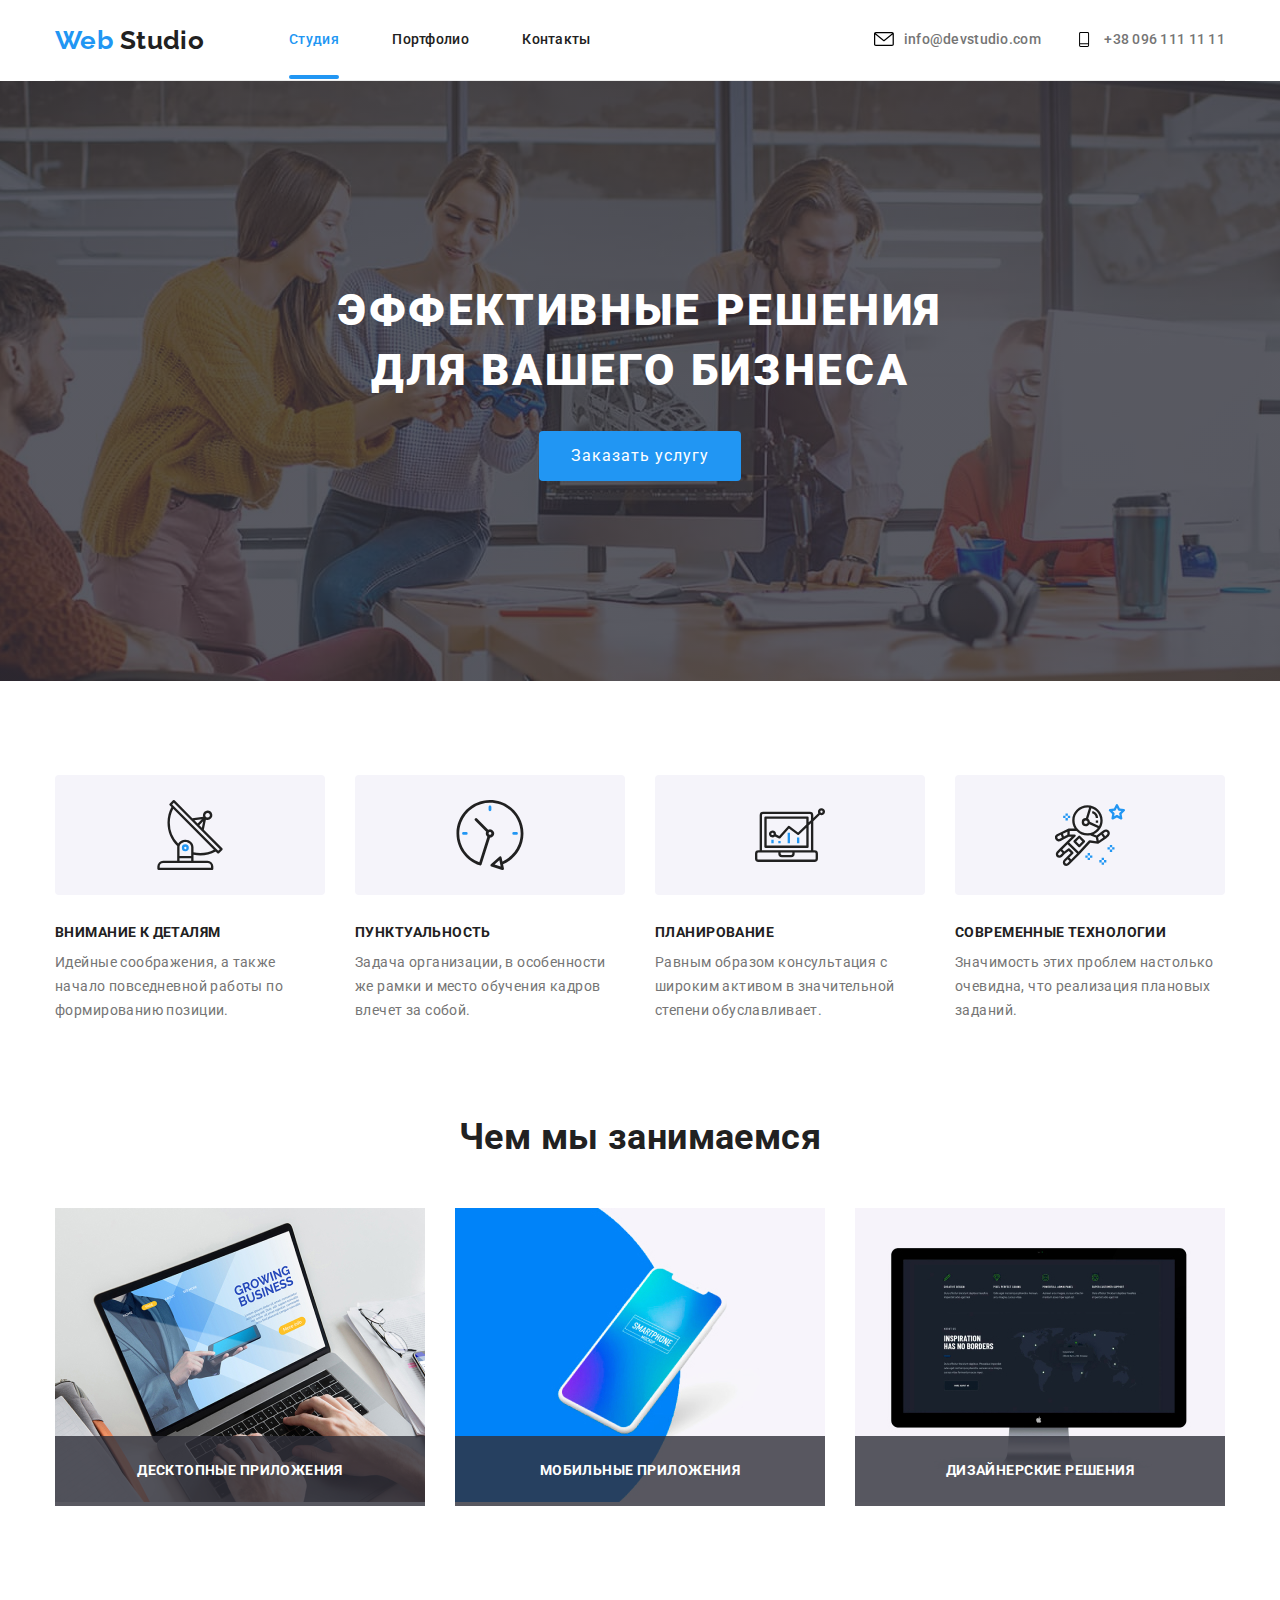
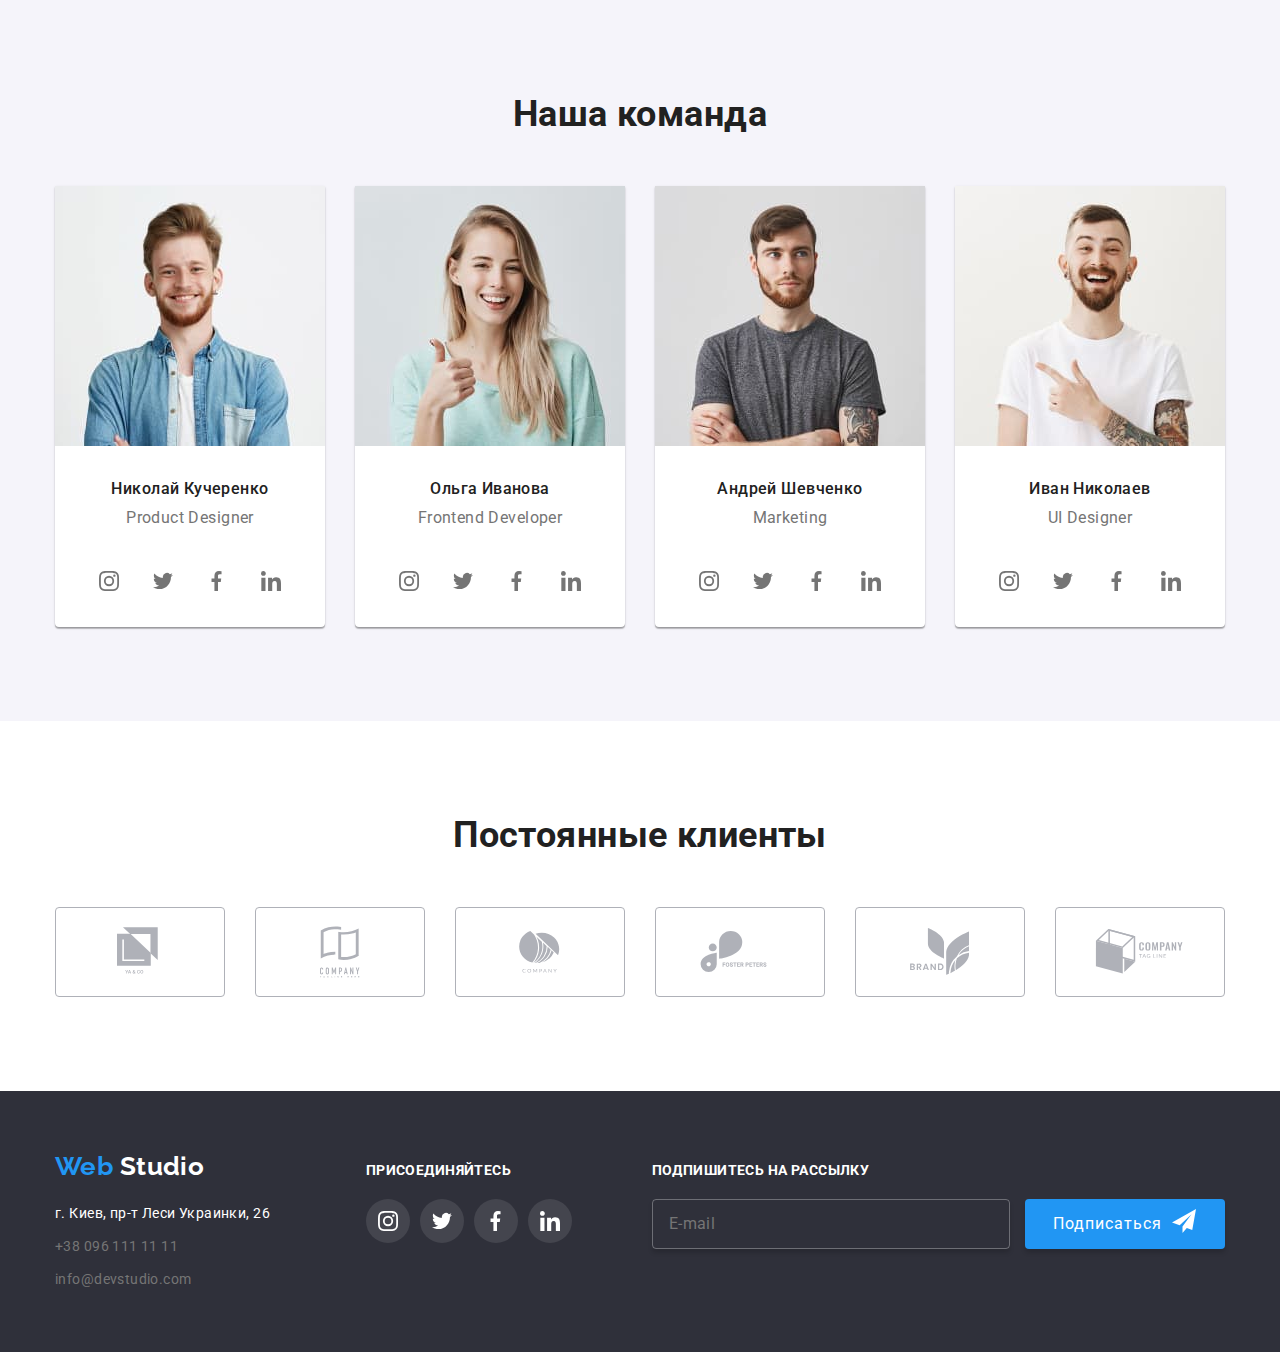
<file: index.html>
<!DOCTYPE html>
<html lang="en">
	<head>
		<meta charset="UTF-8" />
		<meta name="viewport" content="width=device-width, initial-scale=1.0" />
		<title>Web Studio</title>
		<link
			href="https://fonts.googleapis.com/css2?family=Raleway:wght@700&family=Roboto:wght@400;500;700;900&display=swap"
			rel="stylesheet"
		/>
		<link
			rel="stylesheet"
			href="https://cdnjs.cloudflare.com/ajax/libs/modern-normalize/0.6.0/modern-normalize.min.css"
		/>
		<link rel="stylesheet" href="./css/styles.css" />
	</head>
	<body>
		<!-- Шапка сайта -->
		<header class="header">
			<div class="container">
				<div class="header-navigation">
					<nav class="navigation">
						<a class="logo" href="./index.html">
							<span class="logo-subject">Web</span>
							Studio
						</a>

						<ul class="header-menu">
							<li class="menu-list">
								<a class="menu-list-link current" href="./index.html">Студия</a>
							</li>
							<li class="menu-list">
								<a class="menu-list-link" href="./portfolio.html">Портфолио</a>
							</li>
							<li class="menu-list">
								<a class="menu-list-link" href="#">Контакты</a>
							</li>
						</ul>
					</nav>

					<ul class="header-contact">
						<li class="header-contact-address">
							<a class="contact-address" href="mailto:info@devstudio.com">
								<svg class="icon-address-header">
									<use href="./images/sprite.svg#icon-envelope"></use>
								</svg>
								info@devstudio.com
							</a>
						</li>
						<li class="header-contact-address">
							<a class="contact-address" href="tel:+380961111111">
								<svg class="icon-address-header">
									<use href="./images/sprite.svg#icon-phone"></use>
								</svg>
								+38 096 111 11 11
							</a>
						</li>
					</ul>
				</div>
			</div>
		</header>
		<!-- Герой -->
		<main>
			<section class="hero">
				<div class="container">
					<h1 class="hero-title">
						Эффективные решения
						<br />
						для вашего бизнеса
					</h1>

					<button class="hero-button" data-modal-open>Заказать услугу</button>
				</div>
			</section>
			<!-- Преимущества компании -->
			<section class="section-benefits">
				<div class="container">
					<h2 class="section-title visually-hidden">Преимущества</h2>
					<ul class="benefits-list">
						<li class="benefits-list-item">
							<div class="benefits-icon-box">
								<svg class="icon-benefits">
									<use href="./images/sprite.svg#icon-antenna"></use>
								</svg>
							</div>
							<h3 class="title">внимание к деталям</h3>
							<p class="benefits-text">
								Идейные соображения, а также начало повседневной работы по формированию позиции.
							</p>
						</li>
						<li class="benefits-list-item">
							<div class="benefits-icon-box">
								<svg class="icon-benefits">
									<use href="./images/sprite.svg#icon-clock"></use>
								</svg>
							</div>
							<h3 class="title">пунктуальность</h3>
							<p class="benefits-text">
								Задача организации, в особенности же рамки и место обучения кадров влечет за собой.
							</p>
						</li>
						<li class="benefits-list-item">
							<div class="benefits-icon-box">
								<svg class="icon-benefits">
									<use href="./images/sprite.svg#icon-diagram"></use>
								</svg>
							</div>
							<h3 class="title">планирование</h3>
							<p class="benefits-text">
								Равным образом консультация с широким активом в значительной степени обуславливает.
							</p>
						</li>
						<li class="benefits-list-item">
							<div class="benefits-icon-box">
								<svg class="icon-benefits">
									<use href="./images/sprite.svg#icon-astronaut"></use>
								</svg>
							</div>
							<h3 class="title">современные технологии</h3>
							<p class="benefits-text">Значимость этих проблем настолько очевидна, что реализация плановых заданий.</p>
						</li>
					</ul>
				</div>
			</section>
			<!-- Сфера услуг -->
			<section class="section-services">
				<div class="container">
					<h2 class="section-title services-title">Чем мы занимаемся</h2>
					<ul class="services-list">
						<li class="services-list-item">
							<img class="services-image" src="./images/desktop.jpg" alt="Десктопные приложения" />
							<h3 class="services-list-title">ДЕСКТОПНЫЕ ПРИЛОЖЕНИЯ</h3>
						</li>
						<li class="services-list-item">
							<img class="services-image" src="./images/mobile.jpg" alt="Мобильные приложения" />
							<h3 class="services-list-title">МОБИЛЬНЫЕ ПРИЛОЖЕНИЯ</h3>
						</li>
						<li class="services-list-item">
							<img class="services-image" src="./images/computer.jpg" alt="Дизайнерские решения" />
							<h3 class="services-list-title">ДИЗАЙНЕРСКИЕ РЕШЕНИЯ</h3>
						</li>
					</ul>
				</div>
			</section>
			<!-- Команда -->
			<section class="section-team">
				<div class="container">
					<h2 class="section-title team-title">Наша команда</h2>
					<ul class="team-list">
						<li class="team-list-item">
							<img class="team-list-image" src="./images/Nikolay_Kucherenko.jpg" alt="Nikolay Kucherenko" />
							<h3 class="team-list-title">Николай Кучеренко</h3>
							<p class="team-list-text">Product Designer</p>
							<ul class="team-list-socials">
								<li class="socials-item">
									<a class="socials-item-link" href="#">
										<svg class="icon-socials-team">
											<use href="./images/sprite.svg#icon-instagram-2"></use>
										</svg>
									</a>
								</li>
								<li class="socials-item">
									<a class="socials-item-link" href="#">
										<svg class="icon-socials-team">
											<use href="./images/sprite.svg#icon-twitter-2"></use>
										</svg>
									</a>
								</li>
								<li class="socials-item">
									<a class="socials-item-link" href="#">
										<svg class="icon-socials-team">
											<use href="./images/sprite.svg#icon-Facebook-2"></use>
										</svg>
									</a>
								</li>
								<li class="socials-item">
									<a class="socials-item-link" href="#">
										<svg class="icon-socials-team">
											<use href="./images/sprite.svg#icon-linkedin-2"></use>
										</svg>
									</a>
								</li>
							</ul>
						</li>
						<li class="team-list-item">
							<img class="team-list-image" src="./images/Olga_Ivanova.jpg" alt="Olga Ivanova" />
							<h3 class="team-list-title">Ольга Иванова</h3>
							<p class="team-list-text">Frontend Developer</p>
							<ul class="team-list-socials">
								<li class="socials-item">
									<a class="socials-item-link" href="#">
										<svg class="icon-socials-team">
											<use href="./images/sprite.svg#icon-instagram-2"></use>
										</svg>
									</a>
								</li>
								<li class="socials-item">
									<a class="socials-item-link" href="#">
										<svg class="icon-socials-team">
											<use href="./images/sprite.svg#icon-twitter-2"></use>
										</svg>
									</a>
								</li>
								<li class="socials-item">
									<a class="socials-item-link" href="#">
										<svg class="icon-socials-team">
											<use href="./images/sprite.svg#icon-Facebook-2"></use>
										</svg>
									</a>
								</li>
								<li class="socials-item">
									<a class="socials-item-link" href="#">
										<svg class="icon-socials-team">
											<use href="./images/sprite.svg#icon-linkedin-2"></use>
										</svg>
									</a>
								</li>
							</ul>
						</li>
						<li class="team-list-item">
							<img class="team-list-image" src="./images/Andrey_Shevchenko.jpg" alt="Andrey Shevchenko" />
							<h3 class="team-list-title">Андрей Шевченко</h3>
							<p class="team-list-text">Marketing</p>
							<ul class="team-list-socials">
								<li class="socials-item">
									<a class="socials-item-link" href="#">
										<svg class="icon-socials-team">
											<use href="./images/sprite.svg#icon-instagram-2"></use>
										</svg>
									</a>
								</li>
								<li class="socials-item">
									<a class="socials-item-link" href="#">
										<svg class="icon-socials-team">
											<use href="./images/sprite.svg#icon-twitter-2"></use>
										</svg>
									</a>
								</li>
								<li class="socials-item">
									<a class="socials-item-link" href="#">
										<svg class="icon-socials-team">
											<use href="./images/sprite.svg#icon-Facebook-2"></use>
										</svg>
									</a>
								</li>
								<li class="socials-item">
									<a class="socials-item-link" href="#">
										<svg class="icon-socials-team">
											<use href="./images/sprite.svg#icon-linkedin-2"></use>
										</svg>
									</a>
								</li>
							</ul>
						</li>
						<li class="team-list-item">
							<img class="team-list-image" src="./images/Ivan_Nikolaev.jpg" alt="Ivan Nikolaev" />
							<h3 class="team-list-title">Иван Николаев</h3>
							<p class="team-list-text">UI Designer</p>
							<ul class="team-list-socials">
								<li class="socials-item">
									<a class="socials-item-link" href="#">
										<svg class="icon-socials-team">
											<use href="./images/sprite.svg#icon-instagram-2"></use>
										</svg>
									</a>
								</li>
								<li class="socials-item">
									<a class="socials-item-link" href="#">
										<svg class="icon-socials-team">
											<use href="./images/sprite.svg#icon-twitter-2"></use>
										</svg>
									</a>
								</li>
								<li class="socials-item">
									<a class="socials-item-link" href="#">
										<svg class="icon-socials-team">
											<use href="./images/sprite.svg#icon-Facebook-2"></use>
										</svg>
									</a>
								</li>
								<li class="socials-item">
									<a class="socials-item-link" href="#">
										<svg class="icon-socials-team">
											<use href="./images/sprite.svg#icon-linkedin-2"></use>
										</svg>
									</a>
								</li>
							</ul>
						</li>
					</ul>
				</div>
			</section>
			<!-- Клиенты -->
			<section class="section-clients">
				<div class="container">
					<h2 class="section-title clients-title">Постоянные клиенты</h2>
					<ul class="clients-list">
						<li class="clients-list-item">
							<a class="clients-list-link" href="">
								<svg class="icon-clients" width="45" height="50">
									<use href="./images/sprite.svg#icon-logo-1"></use>
								</svg>
							</a>
						</li>
						<li class="clients-list-item">
							<a class="clients-list-link" href="#">
								<svg class="icon-clients" width="40" height="52">
									<use href="./images/sprite.svg#icon-logo-2"></use>
								</svg>
							</a>
						</li>
						<li class="clients-list-item">
							<a class="clients-list-link" href="#">
								<svg class="icon-clients" width="41" height="42">
									<use href="./images/sprite.svg#icon-logo-3"></use>
								</svg>
							</a>
						</li>
						<li class="clients-list-item">
							<a class="clients-list-link" href="#">
								<svg class="icon-clients" width="80" height="42">
									<use href="./images/sprite.svg#icon-logo-4"></use>
								</svg>
							</a>
						</li>
						<li class="clients-list-item">
							<a class="clients-list-link" href="#">
								<svg class="icon-clients" width="59" height="47">
									<use href="./images/sprite.svg#icon-logo-5"></use>
								</svg>
							</a>
						</li>
						<li class="clients-list-item">
							<a class="clients-list-link" href="#">
								<svg class="icon-clients" width="89" height="45">
									<use href="./images/sprite.svg#icon-logo-6"></use>
								</svg>
							</a>
						</li>
					</ul>
				</div>
			</section>
		</main>
		<!-- Футтер -->
		<footer class="footer">
			<div class="container">
				<div class="footer-address-conteiner">
					<div class="adress-atem">
						<a class="logo logo-footer" href="./index.html">
							<span class="logo-subject">Web</span>
							<span class="logo-subject-footer">Studio</span>
						</a>

						<address class="footer-address">
							<span class="footer-address-text">г. Киев, пр-т Леси Украинки, 26</span>
							<ul class="footer-address-list">
								<li>
									<a class="contact-address-link" href="tel:+380961111111">+38 096 111 11 11</a>
								</li>
								<li>
									<a class="contact-address-link" href="mailto:info@devstudio.com">info@devstudio.com</a>
								</li>
							</ul>
						</address>
					</div>

					<div class="footer-social-conteiner">
						<b class="footer-social-title">присоединяйтесь</b>
						<ul class="footer-list-socials">
							<li class="footer-socials-item">
								<a class="footer-socials-link" href="https://www.instagram.com/">
									<svg class="icon-footer">
										<use href="./images/sprite.svg#icon-instagram-2"></use>
									</svg>
								</a>
							</li>
							<li class="footer-socials-item">
								<a class="footer-socials-link" href="https://twitter.com/">
									<svg class="icon-footer">
										<use href="./images/sprite.svg#icon-twitter-2"></use>
									</svg>
								</a>
							</li>
							<li class="footer-socials-item">
								<a class="footer-socials-link" href="https://www.facebook.com/">
									<svg class="icon-footer">
										<use href="./images/sprite.svg#icon-Facebook-2"></use>
									</svg>
								</a>
							</li>
							<li class="footer-socials-item">
								<a class="footer-socials-link" href="https://www.linkedin.com/">
									<svg class="icon-footer">
										<use href="./images/sprite.svg#icon-linkedin-2"></use>
									</svg>
								</a>
							</li>
						</ul>
					</div>
					<div class="subscribe-conteiner">
						<b class="footer-social-title">Подпишитесь на рассылку</b>
						<form class="subscribe-form">
							<label for="email">
								<input class="subscribe-imput" id="email" type="email" name="email" placeholder="E-mail" />
							</label>
							<button class="footer-button">
								Подписаться
								<svg class="footer-icon-button">
									<use href="./images/sprite.svg#icon-icon-send"></use>
								</svg>
							</button>
						</form>
					</div>
				</div>

				<!-- <p class="footer-copyright-text">2020 | Developed by GoIT Students</p> -->
			</div>
		</footer>
		<!-- Модальное окно -->
		<div class="backdrop is-hidden" data-modal>
			<div class="modal">
				<button class="close-button" data-modal-close>
					<svg class="icon-modal-close" width="12" height="12">
						<use href="./images/sprite.svg#icon-close-2"></use>
					</svg>
				</button>
				<b class="modal-call">Оставьте свои данные, мы вам перезвоним</b>
				<form autocomplete="off" class="modal-form">
					<div class="form-wrapper">
						<input class="form-input" id="name" type="text" name="name" />
						<label class="form-label" for="name">Имя</label>
						<svg class="icon-input" width="12" height="12">
							<use href="./images/sprite.svg#icon-person-2"></use>
						</svg>
					</div>

					<div class="form-wrapper">
						<input class="form-input" id="tel" type="tel" name="tel" />
						<label class="form-label" for="tel">Телефон</label>
						<svg class="icon-input" width="13" height="13">
							<use href="./images/sprite.svg#icon-phone-2"></use>
						</svg>
					</div>

					<div class="form-wrapper">
						<input class="form-input" id="mail" type="email" name="mail" />
						<label class="form-label" for="mail">Почта</label>
						<svg class="icon-input" width="12" height="15">
							<use href="./images/sprite.svg#icon-email-2"></use>
						</svg>
					</div>
					<div class="form-wrapper">
						<textarea class="form-taxtarea" name="comment" id="comment"></textarea>
						<label class="form-label" for="comment">Коментарий</label>
					</div>
					<div class="form-wrapper">
						<label class="checkbox-field" for="subscribe">
							<input
								class="checkbox visually-hidden"
								id="subscribe"
								name="subscribe"
								type="checkbox"
								value="subscribe"
							/>

							<span class="subscribe-label">
								Соглашаюсь с рассылкой и принимаю
								<a class="agreement-link" href="">Условия договора</a>
							</span>
						</label>
					</div>

					<button class="hero-button modal-button" type="submit">Отправить</button>
				</form>
			</div>
		</div>
		<script src="./js/modal.js"></script>
	</body>
</html>
</file>
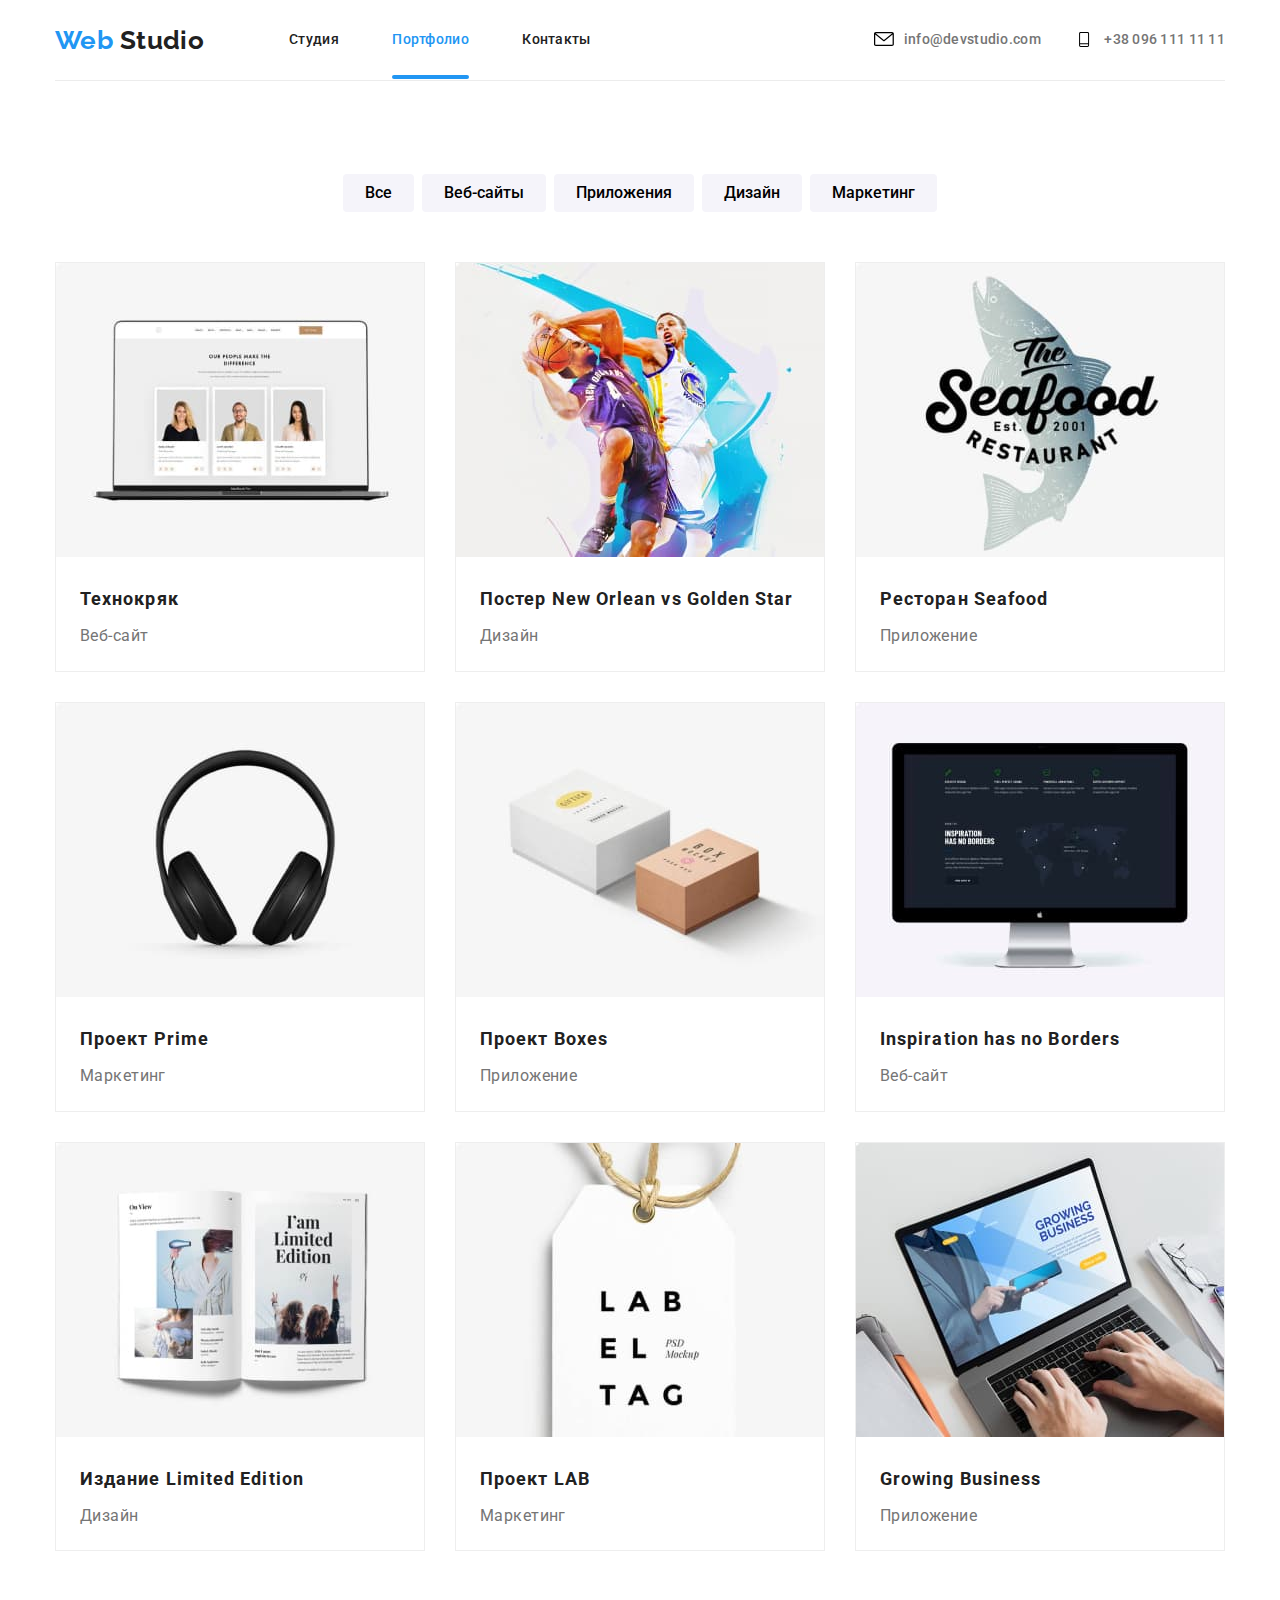
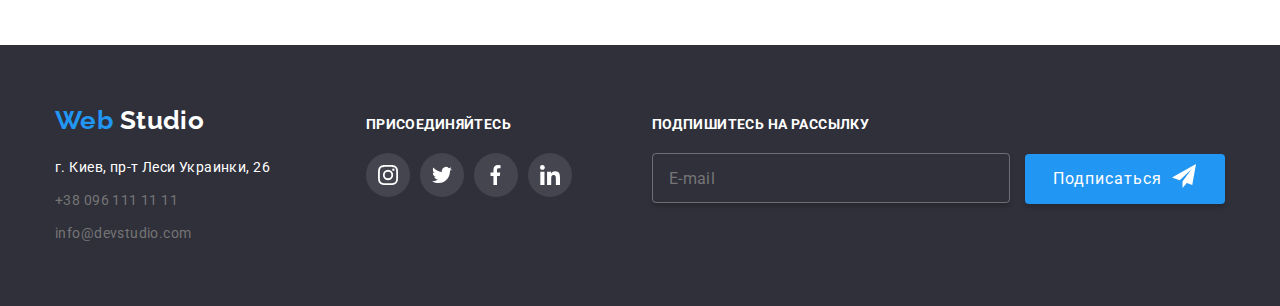
<file: portfolio.html>
<!DOCTYPE html>
<html lang="en">
	<head>
		<meta charset="UTF-8" />
		<meta name="viewport" content="width=device-width, initial-scale=1.0" />
		<title>Portfolio</title>
		<link
			href="https://fonts.googleapis.com/css2?family=Raleway:wght@700&family=Roboto:wght@400;500;700;900&display=swap"
			rel="stylesheet"
		/>
		<link
			rel="stylesheet"
			href="https://cdnjs.cloudflare.com/ajax/libs/modern-normalize/0.6.0/modern-normalize.min.css"
		/>

		<link rel="stylesheet" href="./css/styles.css" />
	</head>
	<body>
		<!-- Шапка сайта -->
		<header class="header">
			<div class="container">
				<div class="header-navigation">
					<nav class="navigation">
						<a class="logo" href="./index.html">
							<span class="logo-subject">Web</span>
							Studio
						</a>

						<ul class="header-menu">
							<li class="menu-list">
								<a class="menu-list-link" href="./index.html">Студия</a>
							</li>
							<li class="menu-list">
								<a class="menu-list-link current" href="./portfolio.html">Портфолио</a>
							</li>
							<li class="menu-list">
								<a class="menu-list-link" href="#">Контакты</a>
							</li>
						</ul>
					</nav>

					<ul class="header-contact">
						<li class="header-contact-address">
							<a class="contact-address" href="mailto:info@devstudio.com">
								<svg class="icon-address-header">
									<use href="./images/sprite.svg#icon-envelope"></use>
								</svg>
								info@devstudio.com
							</a>
						</li>
						<li class="header-contact-address">
							<a class="contact-address" href="tel:+380961111111">
								<svg class="icon-address-header">
									<use href="./images/sprite.svg#icon-phone"></use>
								</svg>
								+38 096 111 11 11
							</a>
						</li>
					</ul>
				</div>
			</div>
		</header>
		<main>
			<!-- Наши работы -->
			<section class="section-portfolio">
				<div class="container">
					<h1 class="main-caption">Портфолио(скрытый заголовок)</h1>

					<!-- Кнопки -->

					<ul class="portfolio-filter-list">
						<li class="filter-atem">
							<button class="button" type="button">Все</button>
						</li>
						<li class="filter-atem">
							<button class="button" type="button">Веб-сайты</button>
						</li>
						<li class="filter-atem">
							<button class="button" type="button">Приложения</button>
						</li>
						<li class="filter-atem">
							<button class="button" type="button">Дизайн</button>
						</li>
						<li class="filter-atem">
							<button class="button" type="button">Маркетинг</button>
						</li>
					</ul>

					<!-- Примеры работ -->

					<ul class="portfolio-list">
						<li class="portfolio-list-item">
							<div class="portfolio-inner">
								<img class="portfolio-list-image" src="./images/img-project-1.jpg" alt="" />
								<p class="portfolio-list-content">
									Технокряк это современная площадка распространения коронавируса. Компании используют эту платформу для
									цифрового шпионажа и атак на защищённые сервера конкурентов.
								</p>
							</div>
							<div>
								<h2 class="portfolio-list-title">Технокряк</h2>
								<p class="portfolio-list-text">Веб-сайт</p>
							</div>
						</li>
						<li class="portfolio-list-item">
							<div class="portfolio-inner">
								<img class="portfolio-list-image" src="./images/img-project-2.jpg" alt="" />
								<p class="portfolio-list-content">
									Технокряк это современная площадка распространения коронавируса. Компании используют эту платформу для
									цифрового шпионажа и атак на защищённые сервера конкурентов.
								</p>
							</div>
							<div>
								<h2 class="portfolio-list-title">Постер New Orlean vs Golden Star</h2>
								<p class="portfolio-list-text">Дизайн</p>
							</div>
						</li>
						<li class="portfolio-list-item">
							<div class="portfolio-inner">
								<img class="portfolio-list-image" src="./images/img-project-3.jpg" alt="" />
								<p class="portfolio-list-content">
									Технокряк это современная площадка распространения коронавируса. Компании используют эту платформу для
									цифрового шпионажа и атак на защищённые сервера конкурентов.
								</p>
							</div>
							<div>
								<h2 class="portfolio-list-title">Ресторан Seafood</h2>
								<p class="portfolio-list-text">Приложение</p>
							</div>
						</li>
						<li class="portfolio-list-item">
							<div class="portfolio-inner">
								<img class="portfolio-list-image" src="./images/img-project-4.jpg" alt="" />
								<p class="portfolio-list-content">
									Технокряк это современная площадка распространения коронавируса. Компании используют эту платформу для
									цифрового шпионажа и атак на защищённые сервера конкурентов.
								</p>
							</div>
							<div>
								<h2 class="portfolio-list-title">Проект Prime</h2>
								<p class="portfolio-list-text">Маркетинг</p>
							</div>
						</li>
						<li class="portfolio-list-item">
							<div class="portfolio-inner">
								<img class="portfolio-list-image" src="./images/img-project-5.jpg" alt="" />
								<p class="portfolio-list-content">
									Технокряк это современная площадка распространения коронавируса. Компании используют эту платформу для
									цифрового шпионажа и атак на защищённые сервера конкурентов.
								</p>
							</div>
							<div>
								<h2 class="portfolio-list-title">Проект Boxes</h2>
								<p class="portfolio-list-text">Приложение</p>
							</div>
						</li>
						<li class="portfolio-list-item">
							<div class="portfolio-inner">
								<img class="portfolio-list-image" src="./images/img-project-6.jpg" alt="" />
								<p class="portfolio-list-content">
									Технокряк это современная площадка распространения коронавируса. Компании используют эту платформу для
									цифрового шпионажа и атак на защищённые сервера конкурентов.
								</p>
							</div>
							<div>
								<h2 class="portfolio-list-title">Inspiration has no Borders</h2>
								<p class="portfolio-list-text">Веб-сайт</p>
							</div>
						</li>
						<li class="portfolio-list-item">
							<div class="portfolio-inner">
								<img class="portfolio-list-image" src="./images/img-project-7.jpg" alt="" />
								<p class="portfolio-list-content">
									Технокряк это современная площадка распространения коронавируса. Компании используют эту платформу для
									цифрового шпионажа и атак на защищённые сервера конкурентов.
								</p>
							</div>
							<div>
								<h2 class="portfolio-list-title">Издание Limited Edition</h2>
								<p class="portfolio-list-text">Дизайн</p>
							</div>
						</li>
						<li class="portfolio-list-item">
							<div class="portfolio-inner">
								<img class="portfolio-list-image" src="./images/img-project-8.jpg" alt="" />
								<p class="portfolio-list-content">
									Технокряк это современная площадка распространения коронавируса. Компании используют эту платформу для
									цифрового шпионажа и атак на защищённые сервера конкурентов.
								</p>
							</div>
							<div>
								<h2 class="portfolio-list-title">Проект LAB</h2>
								<p class="portfolio-list-text">Маркетинг</p>
							</div>
						</li>
						<li class="portfolio-list-item">
							<div class="portfolio-inner">
								<img class="portfolio-list-image" src="./images/img-project-9.jpg" alt="" />
								<p class="portfolio-list-content">
									Технокряк это современная площадка распространения коронавируса. Компании используют эту платформу для
									цифрового шпионажа и атак на защищённые сервера конкурентов.
								</p>
							</div>
							<div>
								<h2 class="portfolio-list-title">Growing Business</h2>
								<p class="portfolio-list-text">Приложение</p>
							</div>
						</li>
					</ul>
				</div>
			</section>
		</main>
		<!-- Футтер -->
		<footer class="footer">
			<div class="container">
				<div class="footer-address-conteiner">
					<div class="adress-atem">
						<a class="logo logo-footer" href="./index.html">
							<span class="logo-subject">Web</span>
							<span class="logo-subject-footer">Studio</span>
						</a>

						<address class="footer-address">
							<span class="footer-address-text">г. Киев, пр-т Леси Украинки, 26</span>
							<ul class="footer-address-list">
								<li>
									<a class="contact-address-link" href="tel:+380961111111">+38 096 111 11 11</a>
								</li>
								<li>
									<a class="contact-address-link" href="mailto:info@devstudio.com">info@devstudio.com</a>
								</li>
							</ul>
						</address>
					</div>

					<div class="footer-social-conteiner">
						<b class="footer-social-title">присоединяйтесь</b>
						<ul class="footer-list-socials">
							<li class="footer-socials-item">
								<a class="footer-socials-link" href="https://www.instagram.com/">
									<svg class="icon-footer">
										<use href="./images/sprite.svg#icon-instagram-2"></use>
									</svg>
								</a>
							</li>
							<li class="footer-socials-item">
								<a class="footer-socials-link" href="https://twitter.com/">
									<svg class="icon-footer">
										<use href="./images/sprite.svg#icon-twitter-2"></use>
									</svg>
								</a>
							</li>
							<li class="footer-socials-item">
								<a class="footer-socials-link" href="https://www.facebook.com/">
									<svg class="icon-footer">
										<use href="./images/sprite.svg#icon-Facebook-2"></use>
									</svg>
								</a>
							</li>
							<li class="footer-socials-item">
								<a class="footer-socials-link" href="https://www.linkedin.com/">
									<svg class="icon-footer">
										<use href="./images/sprite.svg#icon-linkedin-2"></use>
									</svg>
								</a>
							</li>
						</ul>
					</div>
					<div class="subscribe-conteiner">
						<b class="footer-social-title">Подпишитесь на рассылку</b>
						<form class="subscribe-form" action="">
							<label for="">
								<input class="subscribe-imput" type="email" name="email" placeholder="E-mail" />
							</label>
							<button class="footer-button">
								Подписаться
								<svg class="footer-icon-button">
									<use href="./images/sprite.svg#icon-icon-send"></use>
								</svg>
							</button>
						</form>
					</div>
				</div>
			</div>
		</footer>
	</body>
</html>
</file>
<file: css/styles.css>
:root {
	--title-text-color: #212121;
	--primary-text-color: #757575;
	--primary-white-color: #ffffff;
	--accent-color: #2196f3;
	--duration: 250ms;
	--timing-function: cubic-bezier(0.4, 0, 0.2, 1);
}
* {
	margin: 0px;
	padding: 0px;
}

html {
	box-sizing: border-box;
}

*,
*::before,
*::after {
	box-sizing: inherit;
}

body {
	font-family: roboto, sans-serif;
	background-color: var(--primary-white-color);
	color: var(--primary-text-color);
	font-weight: 400;
	font-size: 14px;
	line-height: 1.14;
	letter-spacing: 0.03em;
}

ul {
	list-style: none;
	margin: 0;
	padding: 0;
}

h3,
p {
	margin: 0;
}
.container {
	max-width: 1200px;
	margin-left: auto;
	margin-right: auto;
	padding-left: 15px;
	padding-right: 15px;
}
/* Шапка сайта */
.header-navigation {
	display: flex;
	min-height: 80px;
	align-items: center;
	border-bottom: 1px solid #ececec;
}

/* лого */

.logo {
	display: inline-block;
	margin-right: 85px;

	text-decoration: none;
	font-family: Raleway;
	font-style: normal;
	font-weight: 700;
	font-size: 26px;
	line-height: 1.19;

	color: #212121;
}

.logo-subject {
	color: var(--accent-color);
}

/* навигация */

.navigation {
	display: flex;
	justify-content: flex-start;
	align-items: center;
}

.menu-list {
	display: inline;
}
.menu-list:nth-child(n + 2) {
	margin-left: 50px;
}

.menu-list-link {
	position: relative;

	padding-top: 32px;
	padding-bottom: 32px;

	font-weight: 500;
	letter-spacing: 0.02em;
	text-decoration: none;

	color: var(--title-text-color);

	transition: color var(--duration) var(--timing-function);
}

.menu-list-link:hover,
.menu-list-link:focus {
	color: var(--accent-color);
}
.header-menu .menu-list-link.current {
	color: var(--accent-color);
}
.current:after {
	position: absolute;
	content: "";
	width: 100%;
	background: var(--accent-color);
	border-radius: 2px;
	height: 4px;

	bottom: 0px;
	left: 0px;
}
.header-contact-address {
	display: inline-flex;
	align-items: center;
}

.header-contact {
	padding: 0px;
	margin-left: auto;
}

.header-contact-address:last-child {
	margin-left: 30px;
}

.contact-address {
	display: inline-flex;
	padding-top: 32px;
	padding-bottom: 32px;

	font-weight: 500;
	letter-spacing: 0.02em;
	text-decoration: none;

	color: var(--primary-text-color);

	transition: color var(--duration) var(--timing-function);
}

.icon-address-header {
	margin-right: 10px;
	height: 15px;
	width: 20px;

	transition: fill var(--duration) var(--timing-function);
}

.contact-address:hover,
.contact-address:focus {
	color: var(--accent-color);
}
.contact-address:hover svg {
	fill: var(--accent-color);
}

/* главный баннер */

.hero {
	display: flex;
	align-items: center;
	margin-left: auto;
	margin-right: auto;

	max-width: 1600px;
	height: 600px;
	background-image: linear-gradient(to right, rgba(47, 48, 58, 0.8), rgba(47, 48, 58, 0.8)),
		url("../images/Header_img.jpg");
	background-repeat: no-repeat;
	background-position: center;
	background-size: cover;
}

.hero-title {
	margin-top: 0px;
	margin-bottom: 30px;

	align-content: center;
	font-weight: 900;
	font-size: 44px;
	line-height: 1.36;
	letter-spacing: 0.06em;
	text-transform: uppercase;
	text-align: center;

	color: var(--primary-white-color);
}

.hero-button {
	display: flex;
	justify-content: center;
	margin-left: auto;
	margin-right: auto;
	padding: 10px 32px;

	min-width: 200px;
	font-size: 16px;
	line-height: 1.87;
	letter-spacing: 0.06em;
	text-align: center;
	border-radius: 4px;

	color: #ffffff;
	background: #2196f3;
	outline: none;
	border: none;
	cursor: pointer;

	transition: transform var(--duration) var(--timing-function);
}
.hero-button:hover {
	transform: scale(1.1);
}

.title {
	font-weight: 700;
	font-size: 14px;
	text-transform: uppercase;

	color: var(--title-text-color);
}
/* преимущества */
.section-benefits {
	padding-top: 94px;
	padding-bottom: 94px;
}
/* Скрытый заголовок */

.visually-hidden {
	position: absolute;
	clip: rect(0 0 0 0);
	width: 1px;
	height: 1px;
	margin: -1px;
}

.benefits-list {
	display: flex;
	justify-content: center;
}
.benefits-list-item {
	width: calc((100% - 30px * 3) / 4);
}
.benefits-list-item + .benefits-list-item {
	margin-left: 30px;
}

.benefits-icon-box {
	display: flex;
	height: 120px;
	background-color: #f5f4fa;
	justify-content: center;
	align-items: center;
	border-radius: 4px;
	margin-bottom: 30px;
}
.icon-benefits {
	height: 70px;
	width: 70px;
	justify-content: center;
	align-items: center;
}

.benefits-list-item .title {
	margin-bottom: 10px;
}

.benefits-text {
	line-height: 1.71;
}

/* Сфера услуг */

.section-services {
	padding-bottom: 94px;
}

.section-title {
	margin-bottom: 50px;

	text-align: center;
	font-weight: 700;
	font-size: 36px;
	line-height: 1.16;

	color: var(--title-text-color);
}

.services-title {
	margin-bottom: 50px;
}
.services-list {
	display: flex;
	justify-content: center;
}

.services-list-item {
	position: relative;
	width: calc((100% - 30px * 2) / 3);
}

.services-list-item + .services-list-item {
	margin-left: 30px;
}

.services-list-title {
	position: absolute;
	width: 100%;
	bottom: 0px;
	padding-top: 27px;

	padding-bottom: 27px;

	font-weight: 700;
	font-size: 14px;
	text-transform: uppercase;
	text-align: center;

	background: rgba(47, 48, 58, 0.8);
	color: var(--primary-white-color);
}

/* команда */

.section-team {
	padding-top: 94px;
	padding-bottom: 94px;
}
.team-title {
	margin-bottom: 50px;
}

.section-team {
	background-color: #f5f4fa;
}
.team-list {
	display: flex;
	align-items: center;
}
.team-list-item {
	width: calc((100% - 30px * 3) / 4);
	background-color: #ffffff;
	box-shadow: 0px 2px 1px rgba(0, 0, 0, 0.2), 0px 1px 1px rgba(0, 0, 0, 0.14), 0px 1px 3px rgba(0, 0, 0, 0.12);
	border-radius: 0px 0px 4px 4px;
}

.team-list-item + .team-list-item {
	margin-left: 30px;
}
.team-list-image {
	margin-bottom: 30px;
}

.team-list-title {
	margin-bottom: 10px;

	text-align: center;
	font-weight: 500;
	font-size: 16px;
	line-height: 1.18;

	color: var(--title-text-color);
}

.team-list-text {
	margin-bottom: 16px;

	text-align: center;
	font-size: 16px;
}
.team-list-socials {
	display: flex;
	justify-content: center;
}

.socials-item-link {
	text-decoration: none;

	color: var(--primary-text-color);
	display: flex;
	text-decoration: none;
	height: 44px;
	width: 44px;
	margin-top: 16px;

	border-radius: 50%;

	justify-content: center;
	align-items: center;

	transition: background-color var(--duration) var(--timing-function);
}
.socials-item {
	margin-bottom: 24px;
}
.socials-item + .socials-item {
	margin-left: 10px;
}

.socials-item-link:hover,
.socials-item-link:focus {
	background-color: var(--accent-color);
}
.socials-item-link:hover svg {
	fill: var(--primary-white-color);
}

.icon-socials-team {
	height: 20px;
	fill: var(--primary-text-color);

	transition: fill var(--duration) var(--timing-function);
}

/* Клиенты */
.section-clients {
	padding-top: 94px;
	padding-bottom: 94px;
}

.clients-title {
	margin-bottom: 50px;
}

.clients-list {
	display: flex;
}
.clients-list-item {
	display: flex;

	width: calc((100% - 30px * 5) / 6);
	height: 90px;
}
.clients-list-item + .clients-list-item {
	margin-left: 30px;
}

.clients-list-link {
	display: flex;
	justify-content: center;
	width: 100%;
	height: 100%;
	border: 1px solid #afb1b8;
	box-sizing: border-box;
	align-items: center;
	border-radius: 4px;

	transition: border var(--duration) var(--timing-function);
}
.clients-list-link:hover,
.clients-list-link:focus {
	border: 1px solid var(--accent-color);
}
.clients-list-link:hover svg {
	fill: var(--accent-color);
}
.icon-clients {
	fill: #afb1b8;

	transition: fill var(--duration) var(--timing-function);
}

/* футтер */

.footer {
	background: #2f303a;
	padding-top: 60px;
	padding-bottom: 60px;
}
.footer-address-conteiner {
	display: flex;
	align-items: baseline;
	justify-content: space-between;
}
.adress-atem {
	width: 231px;
}

/* лого */

.logo-footer {
	margin-bottom: 20px;
	margin-right: 0px;
}

.logo-subject-footer {
	color: var(--primary-white-color);
}
/* адресс */

.footer-address-list > li:not(:last-child) {
	margin-bottom: 9px;
}
.footer-address-text {
	display: inline-block;
	margin-bottom: 9px;

	font-style: normal;
	line-height: 1.71;

	color: var(--primary-white-color);
}
/* адрессные ссылки */
.contact-address-link {
	margin-bottom: 9px;

	text-decoration: none;
	font-style: normal;
	line-height: 1.71;

	color: var(--primary-text-color);
}
/* социальные сети */

.footer-social-conteiner {
	width: 206px;
}

.footer-social-title {
	font-weight: bold;
	font-size: 14px;
	line-height: 1.14;
	letter-spacing: 0.03em;
	text-transform: uppercase;

	color: var(--primary-white-color);
}
.footer-list-socials {
	display: flex;
}

.footer-socials-link {
	display: flex;
	text-decoration: none;
	height: 44px;
	width: 44px;
	margin-top: 20px;
	border-radius: 50%;
	background-color: rgba(255, 255, 255, 0.1);
	justify-content: center;
	align-items: center;

	transition: background-color var(--duration) var(--timing-function);
}

.footer-socials-item + .footer-socials-item {
	margin-left: 10px;
}
.icon-footer {
	height: 20px;
	fill: var(--primary-white-color);
}

.footer-socials-link:hover,
.footer-socials-link:focus {
	background-color: var(--accent-color);
}

.subscribe-conteiner {
}
.subscribe-form {
	margin-top: 20px;
}
.subscribe-imput {
	width: 358px;
	height: 50px;
	padding: 15px 16px;
	margin-right: 12px;
	font-size: 16px;
	line-height: 1.87;
	letter-spacing: 0.03em;
	color: rgba(255, 255, 255, 0.6);

	outline: none;
	border: 1px solid rgba(255, 255, 255, 0.3);
	box-shadow: 0px 4px 4px rgba(0, 0, 0, 0.15);
	border-radius: 4px;
	background-color: transparent;
}
.subscribe-imput:focus {
	outline: 1px solid var(--accent-color);
}

.footer-button {
	display: inline-flex;
	padding: 10px 28px;

	min-width: 200px;
	min-height: 50px;
	font-size: 16px;
	line-height: 1.87;
	letter-spacing: 0.06em;

	border-radius: 4px;

	color: var(--primary-white-color);
	background: var(--accent-color);
	outline: none;
	border: none;
	cursor: pointer;

	box-shadow: 0px 4px 4px rgba(0, 0, 0, 0.15);
	border-radius: 4px;
	transition: transform var(--duration) var(--timing-function);
}
.footer-button:hover {
	transform: scale(1.1);
}

.footer-icon-button {
	margin-left: 10px;
	fill: var(--primary-white-color);
	width: 24px;
	height: 24px;
}

/* Страница портфолио */

.section-portfolio {
	padding-top: 93px;
	padding-bottom: 94px;
}

.main-caption {
	display: none;
}
/* Кнопки */

.portfolio-filter-list {
	display: flex;
	justify-content: center;
}

.filter-atem {
	margin-bottom: 50px;
}
.filter-atem + .filter-atem {
	margin-left: 8px;
}

.button {
	padding: 6px 22px;
	font-family: roboto;
	font-weight: 500;
	font-size: 16px;
	line-height: 1.62;
	border: none;
	outline: none;
	background: #f5f4fa;
	border-radius: 4px;
	cursor: pointer;

	transition-property: background-color, box-shadow, color;
	transition-duration: var(--duration);
	transition-timing-function: var(--timing-function);
}
.button:hover,
.button:focus {
	background-color: var(--accent-color);
	box-shadow: 0px 2px 2px rgba(0, 0, 0, 0.12), 0px 1px 2px rgba(0, 0, 0, 0.08), 0px 3px 1px rgba(0, 0, 0, 0.1);
	color: var(--primary-white-color);
}

/* Примеры работ */
.portfolio-list {
	display: flex;
	flex-wrap: wrap;
}

.portfolio-list-item {
	margin-right: 30px;
	margin-bottom: 30px;

	border: 1px solid #eeeeee;

	width: calc((100% - 30px * 2) / 3);
}

.portfolio-list-item:nth-child(3n) {
	margin-right: 0px;
}
.portfolio-list-item:hover,
.portfolio-list-item:focus {
	box-shadow: 1px 4px 6px rgba(0, 0, 0, 0.16), 0px 4px 4px rgba(0, 0, 0, 0.06), 0px 1px 1px rgba(0, 0, 0, 0.12);
}

.portfolio-list-item:nth-last-child(-n + 3) {
	margin-bottom: 0px;
}
.portfolio-inner {
	position: relative;
	margin-bottom: 20px;
	overflow: hidden;
}
.portfolio-inner:hover .portfolio-list-content {
	transform: translateY(0%);
}
.portfolio-list-title {
	margin-top: 0px;
	margin-bottom: 4px;
	padding-left: 24px;

	font-weight: 700;
	font-size: 18px;
	line-height: 2;
	letter-spacing: 0.06em;

	color: var(--title-text-color);
}

.portfolio-list-text {
	padding-left: 24px;
	margin-bottom: 20px;

	line-height: 1.87;
	font-size: 16px;
}
.portfolio-list-content {
	position: absolute;
	display: block;
	top: 0px;
	right: 0px;
	height: 100%;

	font-size: 18px;
	line-height: 1.5;
	color: #fff;
	letter-spacing: 0.03em;

	padding: 63px 24px;
	background-color: rgba(33, 150, 243, 0.9);
	transform: translateY(100%);

	transition-property: transform;
	transition-duration: var(--duration);
	transition-timing-function: var(--timing-function);
}

/* Модальное окно */
.backdrop {
	position: fixed;
	top: 0;
	left: 0;
	width: 100%;
	height: 100%;
	background-color: rgba(0, 0, 0, 0.2);
	z-index: 2;

	transition: all var(--duration) var(--timing-function);
}
.backdrop.is-hidden {
	opacity: 0;
	pointer-events: none;
	transform: scale(1.25);
}
.modal {
	position: absolute;
	padding: 40px;
	top: 50%;
	left: 50%;
	transform: translate(-50%, -50%);

	width: 528px;
	height: 581px;
	background: #ffffff;
	box-shadow: 0px 2px 1px rgba(0, 0, 0, 0.2), 0px 1px 1px rgba(0, 0, 0, 0.14), 0px 1px 3px rgba(0, 0, 0, 0.12);
	border-radius: 4px;
}
.close-button {
	position: absolute;
	display: flex;
	justify-content: center;
	align-items: center;
	top: 8px;
	right: 8px;
	width: 30px;
	height: 30px;

	border-radius: 50%;
	background: #ffffff;
	border: 1px solid rgba(0, 0, 0, 0.1);
	cursor: pointer;
	outline: transparent;
	transition: transform var(--duration) var(--timing-function);
}
.icon-modal-close {
	width: 11px;
	height: 11px;
	transition: fill var(--duration) var(--timing-function);
}
.close-button:hover,
.close-button:hover svg {
	fill: var(--accent-color);
	transform: scale(1.25) rotate(45deg);
}
.modal-call {
	font-weight: bold;
	font-size: 20px;
	line-height: 23px;
	text-align: center;
	color: #212121;
}
.modal-form {
	position: relative;
	display: flex;
	flex-direction: column;
	margin-top: 30px;
}
.form-wrapper {
	position: relative;
	margin-bottom: 28px;
}
.form-wrapper:nth-child(4) {
	margin-bottom: 20px;
}
.form-input {
	width: 100%;
	padding: 12px 42px;
	border: 1px solid rgba(33, 33, 33, 0.2);
	border-radius: 4px;
	color: #757575;
}
.form-input:focus,
.form-taxtarea:focus {
	outline: none;
	border-color: var(--accent-color);
}
.form-label {
	position: absolute;

	left: 42px;
	top: 12px;

	transition: transform var(--duration) var(--timing-function);
}
.form-input:focus + .form-label {
	color: var(--accent-color);
	transform: translate(-25px, -33px);
}
.form-taxtarea:focus ~ .form-label {
	transform: translateY(-30px);
}
.icon-input {
	position: absolute;
	left: 18px;
	top: 14px;
}
.form-input:focus ~ svg {
	fill: var(--accent-color);
}

.form-taxtarea {
	min-height: 120px;
	width: 100%;
	padding: 12px 16px;
	border: 1px solid rgba(33, 33, 33, 0.2);
	border-radius: 4px;
	color: #757575;
	resize: none;
}
.form-taxtarea + label {
	left: 16px;
}
.form-taxtarea:focus ~ label {
	color: var(--accent-color);
	transform: translate(-18px, -33px);
}
.checkbox-field,
.subscribe-label {
	display: inline-flex;
	align-items: center;
}

.agreement-link {
	margin-left: 5px;
	color: var(--accent-color);
}

.checkbox ~ .subscribe-label:before {
	content: "";
	display: block;
	margin-left: 13px;
	margin-right: 8px;
	width: 16px;
	height: 16px;
	border: 2px solid #212121;
	border-radius: 3px;
	cursor: pointer;
}
.checkbox:checked ~ .subscribe-label:before {
	background-color: var(--accent-color);
	border-color: transparent;
	background-image: url(../images/check.svg);
	background-position: center;
	background-repeat: no-repeat;
}
</file>
